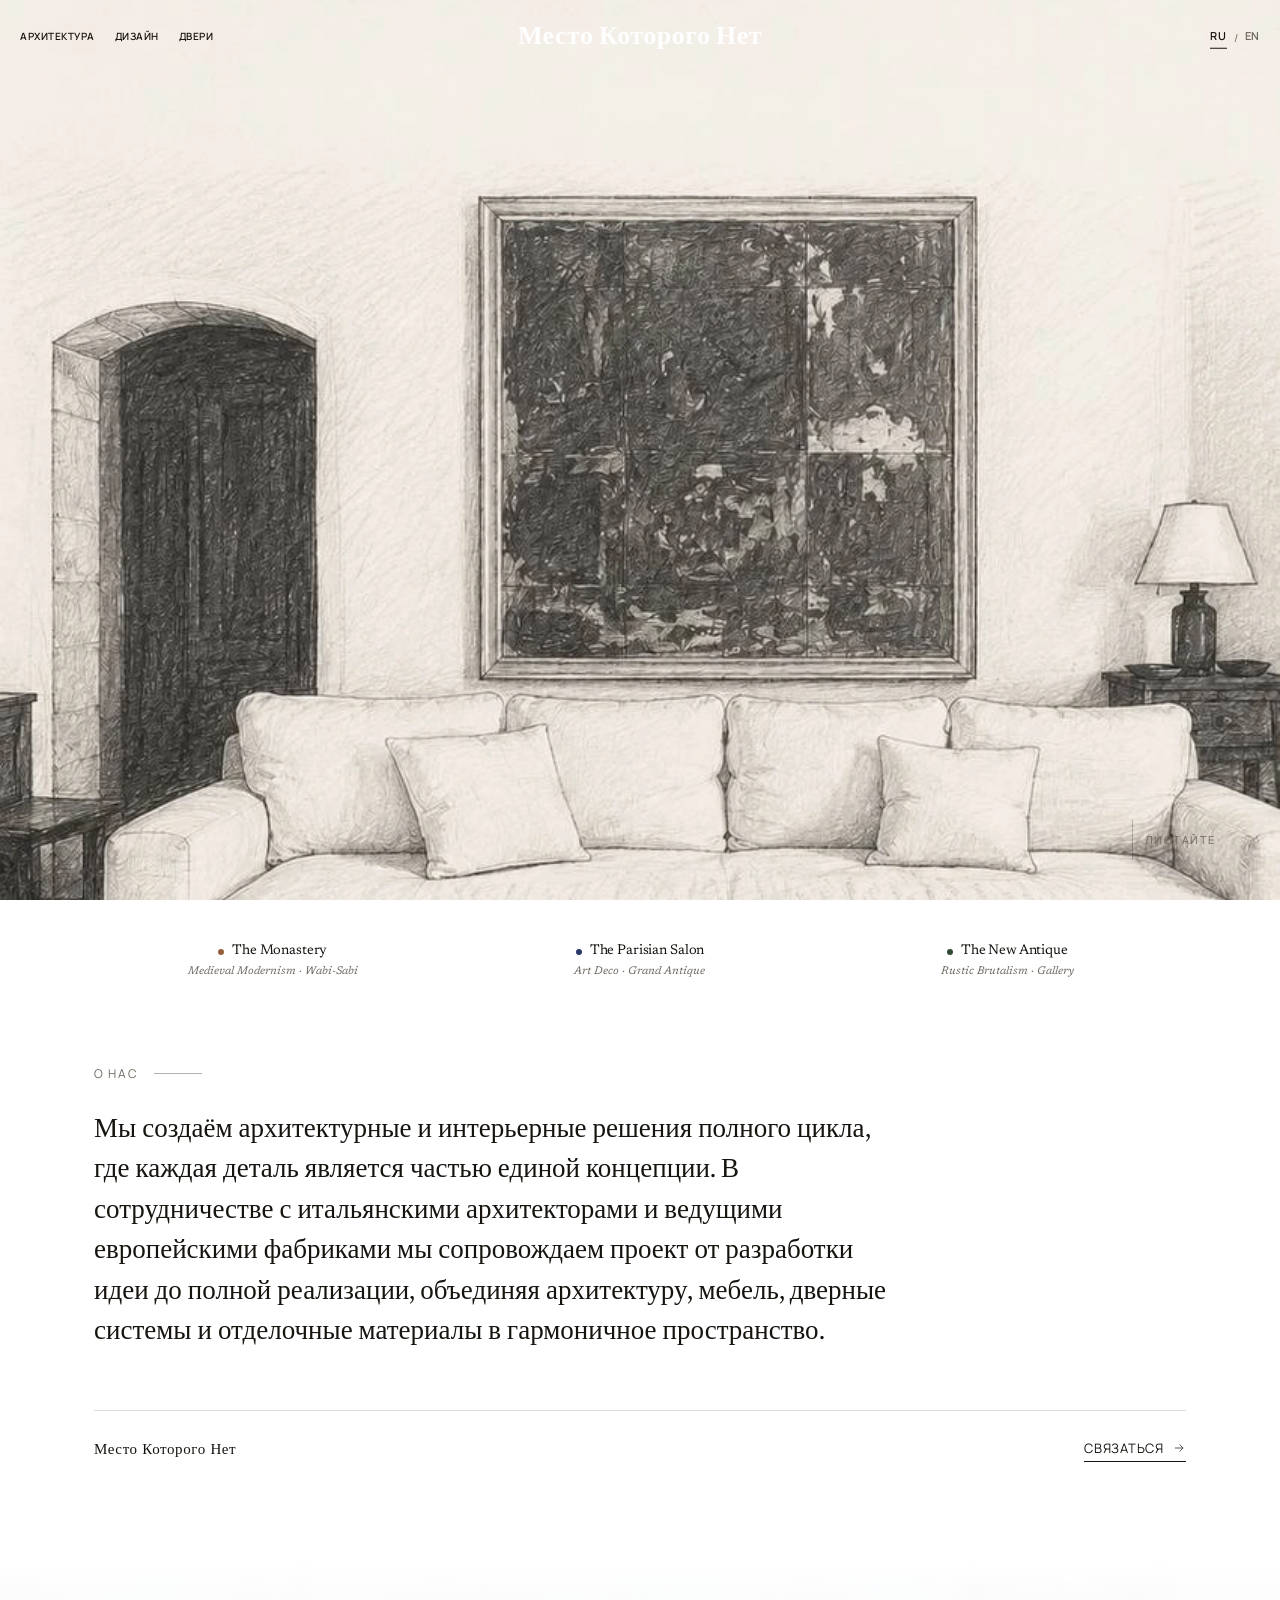
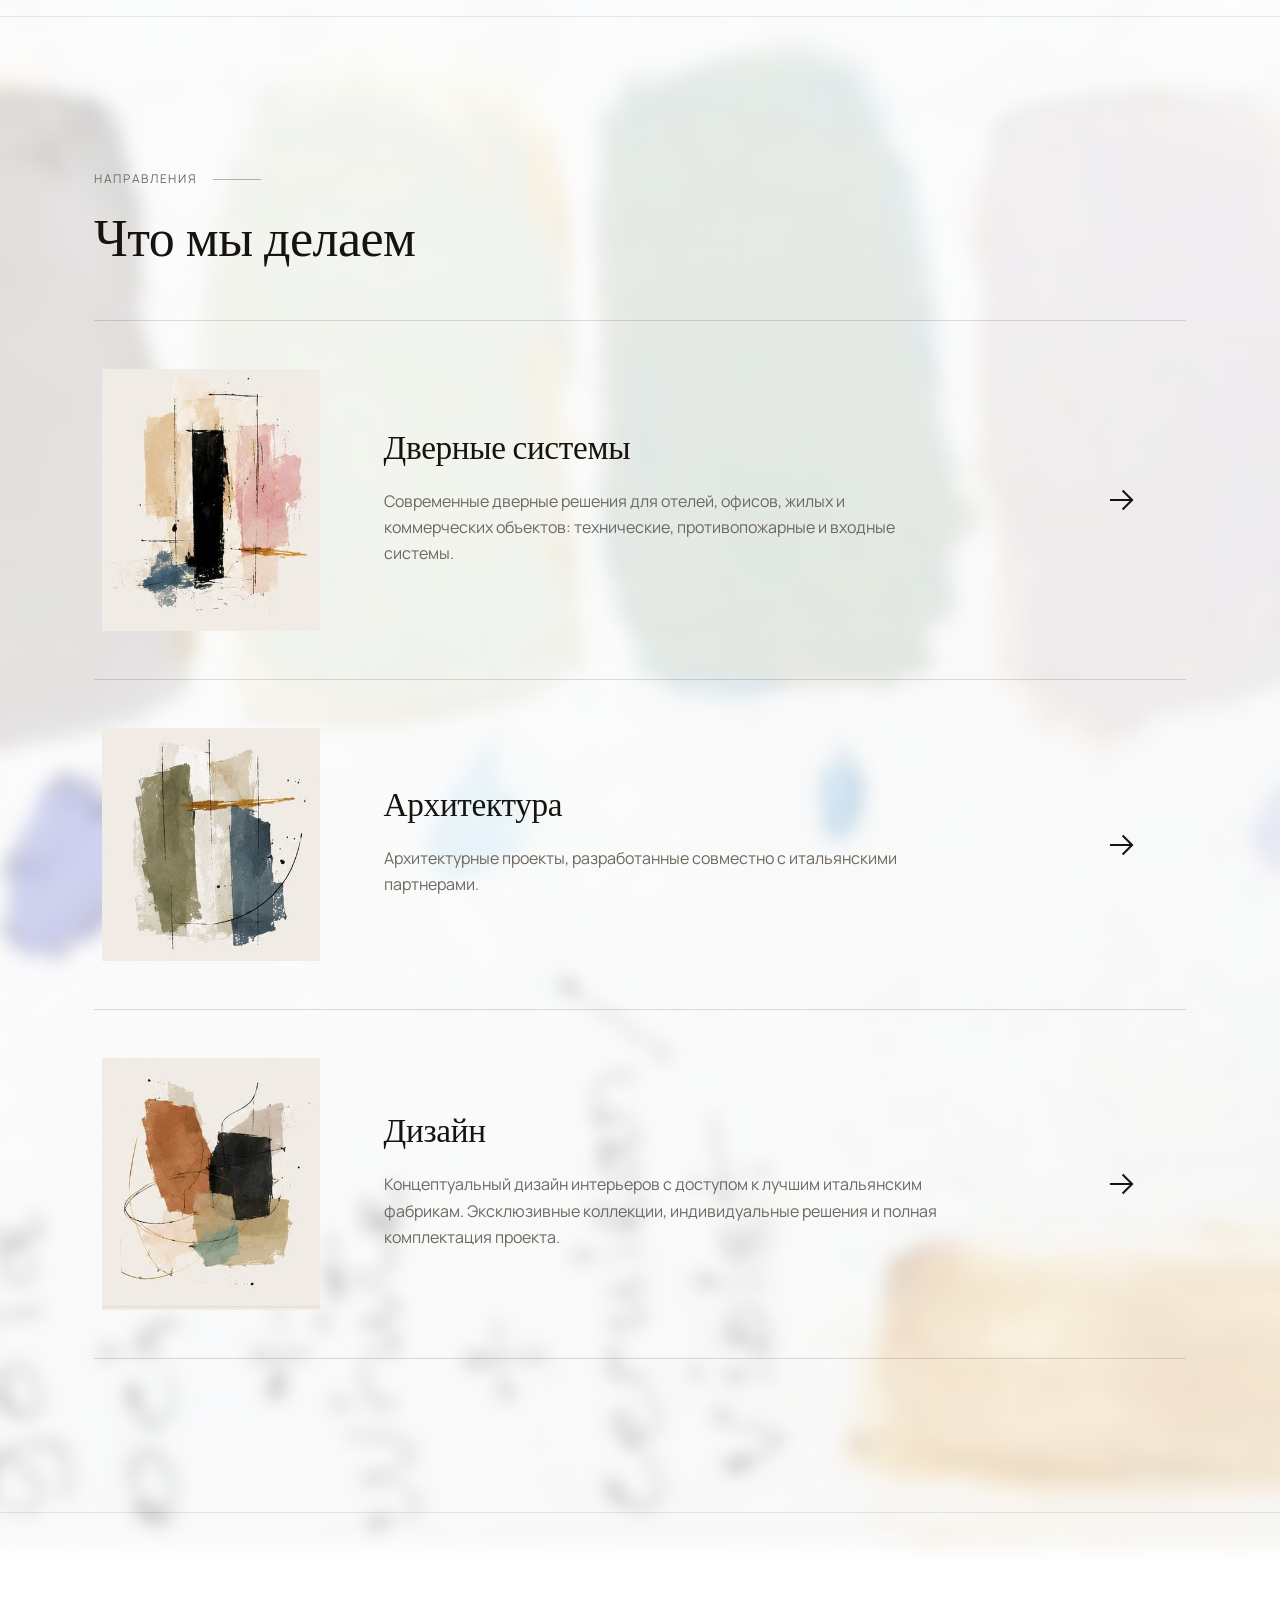
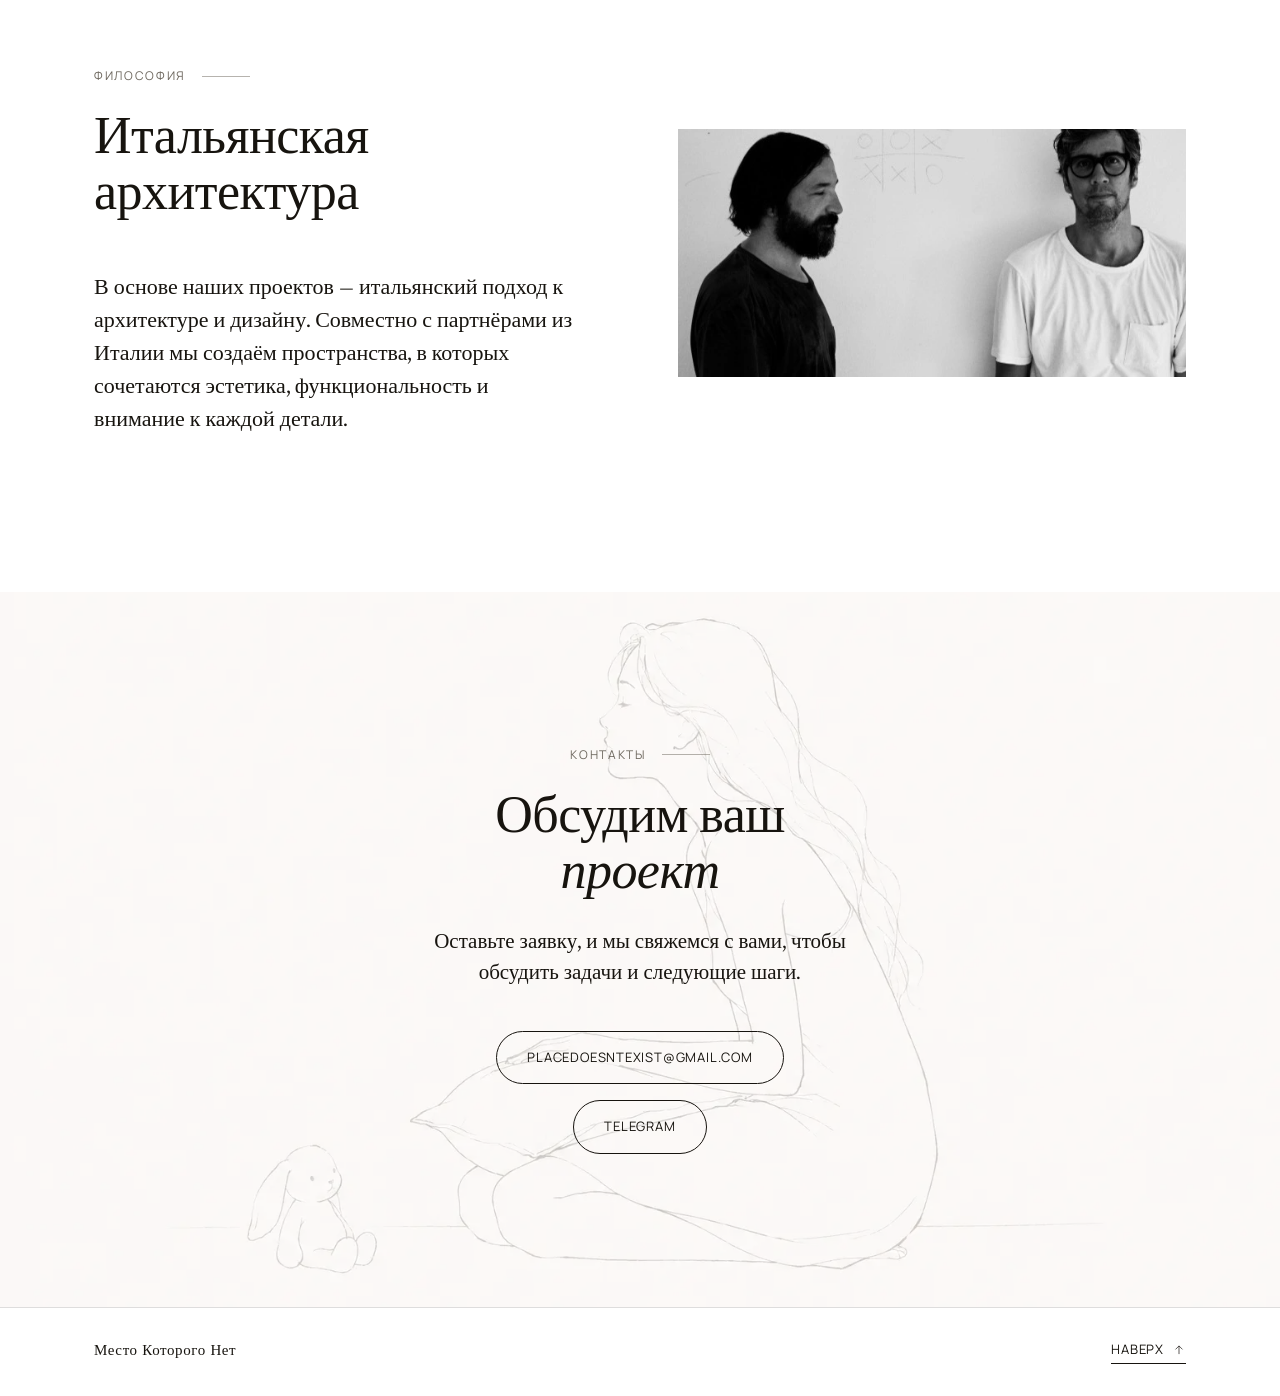
<file: index.html>
<!doctype html>
<html lang="ru">
<head>
<meta charset="UTF-8" />
<meta name="viewport" content="width=device-width, initial-scale=1.0" />
<title data-i18n="meta.title">Место Которого Нет — Архитектура и интерьер полного цикла</title>
<meta name="description" data-i18n="meta.description" content="Архитектурные и интерьерные решения полного цикла: дверные системы, стеновые панели, мебель. Итальянский подход к дизайну." />
<link rel="preconnect" href="https://fonts.googleapis.com" />
<link rel="preconnect" href="https://fonts.gstatic.com" crossorigin />
<link href="https://fonts.googleapis.com/css2?family=Newsreader:ital,opsz,wght@0,6..72,300;0,6..72,400;0,6..72,500;0,6..72,700;1,6..72,400;1,6..72,500&family=Manrope:wght@300;400;500;600&display=swap" rel="stylesheet" />
<link rel="stylesheet" href="css/style.css?v=20260711a" />
</head>
<body>

<div class="noise"></div>

<header class="site-header" id="header">
  <div class="header-bar">
    <nav class="nav-inline">
      <a href="#about" class="nav-link" data-menu="architecture" data-i18n="nav.architecture">Архитектура</a>
      <a href="#directions" class="nav-link" data-i18n="nav.design">Дизайн</a>
      <a href="#doors" class="nav-link" data-menu="doors" data-i18n="nav.doors">Двери</a>
    </nav>

    <div class="lang-switch" id="langSwitch">
      <button type="button" class="lang-btn is-active" data-lang="ru">RU</button>
      <span class="lang-sep">/</span>
      <button type="button" class="lang-btn" data-lang="en">EN</button>
    </div>

    <div class="container header-inner">
      <button class="burger" id="burger" aria-label="Открыть меню" aria-expanded="false" data-i18n-attr="burger.label">
        <span></span><span></span><span></span>
      </button>

      <a href="#top" class="logo" data-i18n="brand">Место Которого Нет</a>
    </div>
  </div>

  <div class="nav-subrow" id="navSubrow">
    <div class="nav-submenu" data-menu="architecture">
      <a href="fargo.html">Fargo</a>
    </div>
    <div class="nav-submenu" data-menu="doors">
      <a href="viani.html">Viani Porte</a>
    </div>
  </div>
</header>

<nav class="nav-overlay" id="nav">
  <ul>
    <li>
      <a href="fargo.html" data-i18n="nav.architecture">Архитектура</a>
      <a href="fargo.html" class="nav-overlay-sub">Fargo</a>
    </li>
    <li>
      <a href="#directions" data-i18n="nav.design">Дизайн</a>
    </li>
    <li>
      <a href="viani.html" data-i18n="nav.doors">Двери</a>
      <a href="viani.html" class="nav-overlay-sub">Viani Porte</a>
    </li>
  </ul>
  <p class="nav-overlay-foot" data-i18n="brand">Место Которого Нет</p>
</nav>

<main id="top">

  <!-- HERO -->
  <section class="hero">
    <picture class="hero-photo">
      <source media="(max-width: 720px)" srcset="content/mainmob.webp" />
      <img src="content/maindesktop.webp" alt="Интерьер — референс проекта" />
    </picture>
    <div class="hero-scroll">
      <span></span>
      <p data-i18n="hero.scroll">Листайте</p>
    </div>
  </section>

  <!-- STYLES (brand style names — always English, not translated) -->
  <section class="styles">
    <div class="container styles-row">
      <article class="style-card reveal">
        <div class="style-title-row">
          <span class="style-dot style-dot-1"></span>
          <h3>The Monastery</h3>
        </div>
        <p>Medieval Modernism · Wabi-Sabi</p>
      </article>
      <article class="style-card reveal">
        <div class="style-title-row">
          <span class="style-dot style-dot-2"></span>
          <h3>The Parisian Salon</h3>
        </div>
        <p>Art Deco · Grand Antique</p>
      </article>
      <article class="style-card reveal">
        <div class="style-title-row">
          <span class="style-dot style-dot-3"></span>
          <h3>The New Antique</h3>
        </div>
        <p>Rustic Brutalism · Gallery</p>
      </article>
    </div>
  </section>

  <!-- ABOUT -->
  <section class="about" id="about">
    <div class="container">
      <div class="eyebrow-row reveal">
        <span data-i18n="about.eyebrow">О нас</span>
        <span class="eyebrow-line"></span>
      </div>

      <p class="about-text reveal" data-i18n="about.text">
        Мы создаём архитектурные и интерьерные решения полного цикла, где
        каждая деталь является частью единой концепции. В сотрудничестве с
        итальянскими архитекторами и ведущими европейскими фабриками мы
        сопровождаем проект от разработки идеи до полной реализации,
        объединяя архитектуру, мебель, дверные системы и отделочные
        материалы в гармоничное пространство.
      </p>

      <div class="meta-row reveal">
        <div class="meta-brand">
          <span data-i18n="brand">Место Которого Нет</span>
        </div>
        <a href="#contacts" class="meta-link">
          <span data-i18n="about.contactLink">Связаться</span>
          <svg viewBox="0 0 24 24" fill="none" aria-hidden="true"><path d="M5 12h14M13 6l6 6-6 6" stroke="currentColor" stroke-width="1.2"/></svg>
        </a>
      </div>
    </div>
  </section>

  <!-- DIRECTIONS -->
  <section class="directions" id="directions">
    <div class="container">
      <div class="eyebrow-row reveal">
        <span data-i18n="directions.eyebrow">Направления</span>
        <span class="eyebrow-line"></span>
      </div>
      <h2 class="reveal" data-i18n="directions.heading">Что мы делаем</h2>

      <div class="cards">
        <a class="card reveal" id="doors" href="viani.html">
          <div class="card-art"><img src="content/1.jpg" alt="" /></div>
          <div class="card-body">
            <h3 data-i18n="directions.doors.title">Дверные системы</h3>
            <p data-i18n="directions.doors.text">Современные дверные решения для отелей, офисов, жилых и
              коммерческих объектов: технические, противопожарные и входные
              системы.</p>
          </div>
          <span class="card-arrow" aria-hidden="true">
            <svg viewBox="0 0 24 24" fill="none"><path d="M5 12h14M13 6l6 6-6 6" stroke="currentColor" stroke-width="1.3"/></svg>
          </span>
        </a>

        <a class="card reveal" href="fargo.html">
          <div class="card-art"><img src="content/2.jpg" alt="" /></div>
          <div class="card-body">
            <h3 data-i18n="directions.panels.title">Архитектура</h3>
            <p data-i18n="directions.panels.text">Архитектурные проекты, разработанные совместно с итальянскими партнерами.</p>
          </div>
          <span class="card-arrow" aria-hidden="true">
            <svg viewBox="0 0 24 24" fill="none"><path d="M5 12h14M13 6l6 6-6 6" stroke="currentColor" stroke-width="1.3"/></svg>
          </span>
        </a>

        <article class="card reveal">
          <div class="card-art"><img src="content/3.jpg" alt="" /></div>
          <div class="card-body">
            <h3 data-i18n="directions.furniture.title">Дизайн</h3>
            <p data-i18n="directions.furniture.text">Концептуальный дизайн интерьеров с доступом к лучшим итальянским фабрикам. Эксклюзивные коллекции, индивидуальные решения и полная комплектация проекта.</p>
          </div>
          <span class="card-arrow" aria-hidden="true">
            <svg viewBox="0 0 24 24" fill="none"><path d="M5 12h14M13 6l6 6-6 6" stroke="currentColor" stroke-width="1.3"/></svg>
          </span>
        </article>
      </div>
    </div>
  </section>

  <!-- ITALY -->
  <section class="italy" id="italy">
    <div class="container italy-grid">
      <div class="italy-visual reveal">
        <img src="content/oni.webp" alt="Основатели студии" />
      </div>
      <div class="italy-text">
        <div class="eyebrow-row reveal">
          <span data-i18n="italy.eyebrow">Философия</span>
          <span class="eyebrow-line"></span>
        </div>
        <h2 class="reveal" data-i18n="italy.heading">Итальянская архитектура</h2>
        <p class="reveal" data-i18n="italy.text">
          В основе наших проектов — итальянский подход к архитектуре и
          дизайну. Совместно с партнёрами из Италии мы создаём пространства,
          в которых сочетаются эстетика, функциональность и внимание к
          каждой детали.
        </p>
      </div>
    </div>
  </section>

  <!-- CONTACT -->
  <section class="contact" id="contacts">
    <div class="container">
      <div class="eyebrow-row reveal center">
        <span data-i18n="contact.eyebrow">Контакты</span>
        <span class="eyebrow-line"></span>
      </div>
      <h2 class="reveal" data-i18n="contact.heading">Обсудим ваш<br /><em>проект</em></h2>
      <p class="reveal contact-sub" data-i18n="contact.sub">
        Оставьте заявку, и мы свяжемся с вами, чтобы обсудить задачи и
        следующие шаги.
      </p>
      <div class="contact-buttons">
        <a href="mailto:placedoesntexist@gmail.com" class="btn reveal">placedoesntexist@gmail.com</a>
        <a href="https://t.me/placedoesntexistt" class="btn reveal" target="_blank" rel="noopener">Telegram</a>
      </div>
    </div>
  </section>

</main>

<footer class="site-footer">
  <div class="container meta-row">
    <div class="meta-brand">
      <span data-i18n="brand">Место Которого Нет</span>
    </div>
    <a href="#top" class="meta-link">
      <span data-i18n="footer.top">Наверх</span>
      <svg viewBox="0 0 24 24" fill="none" aria-hidden="true"><path d="M12 19V5M6 11l6-6 6 6" stroke="currentColor" stroke-width="1.2"/></svg>
    </a>
  </div>
</footer>

<script src="js/i18n.js?v=20260709c"></script>
<script src="js/main.js?v=20260709c"></script>
</body>
</html>
</file>
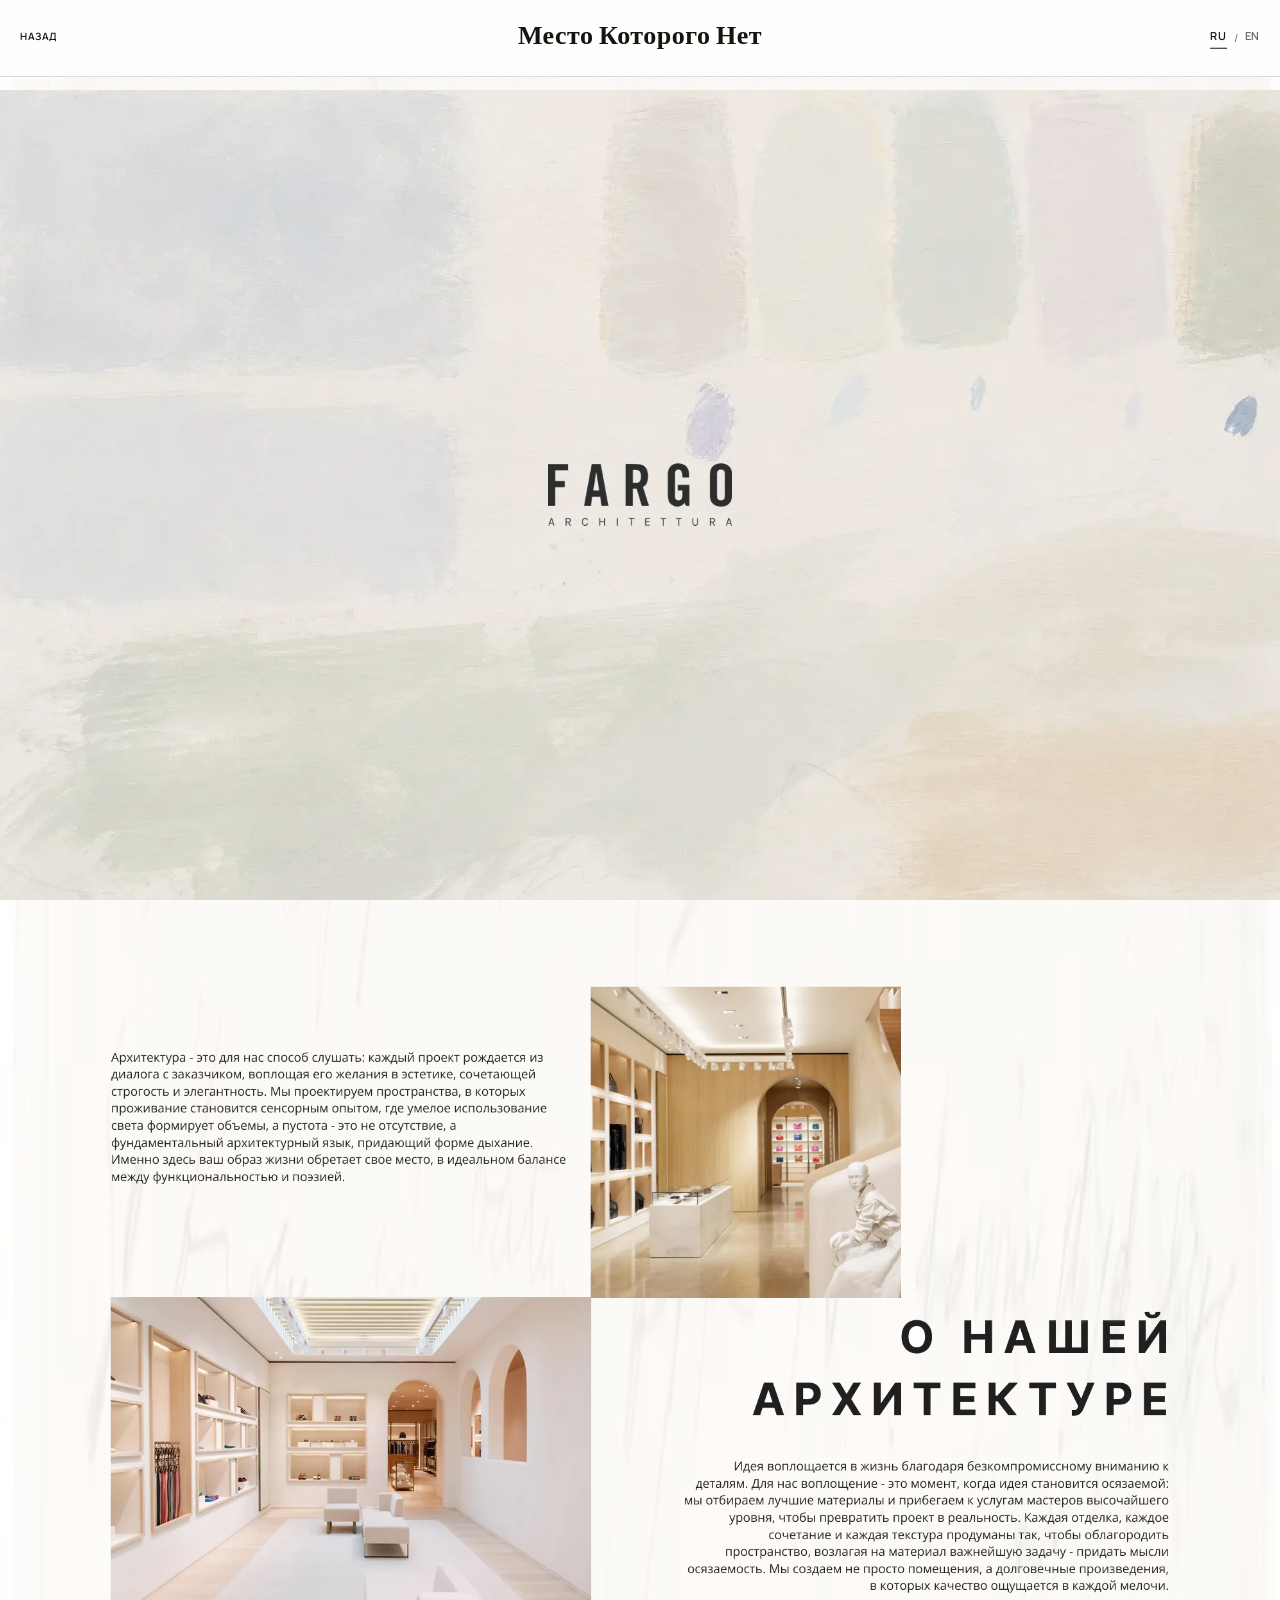
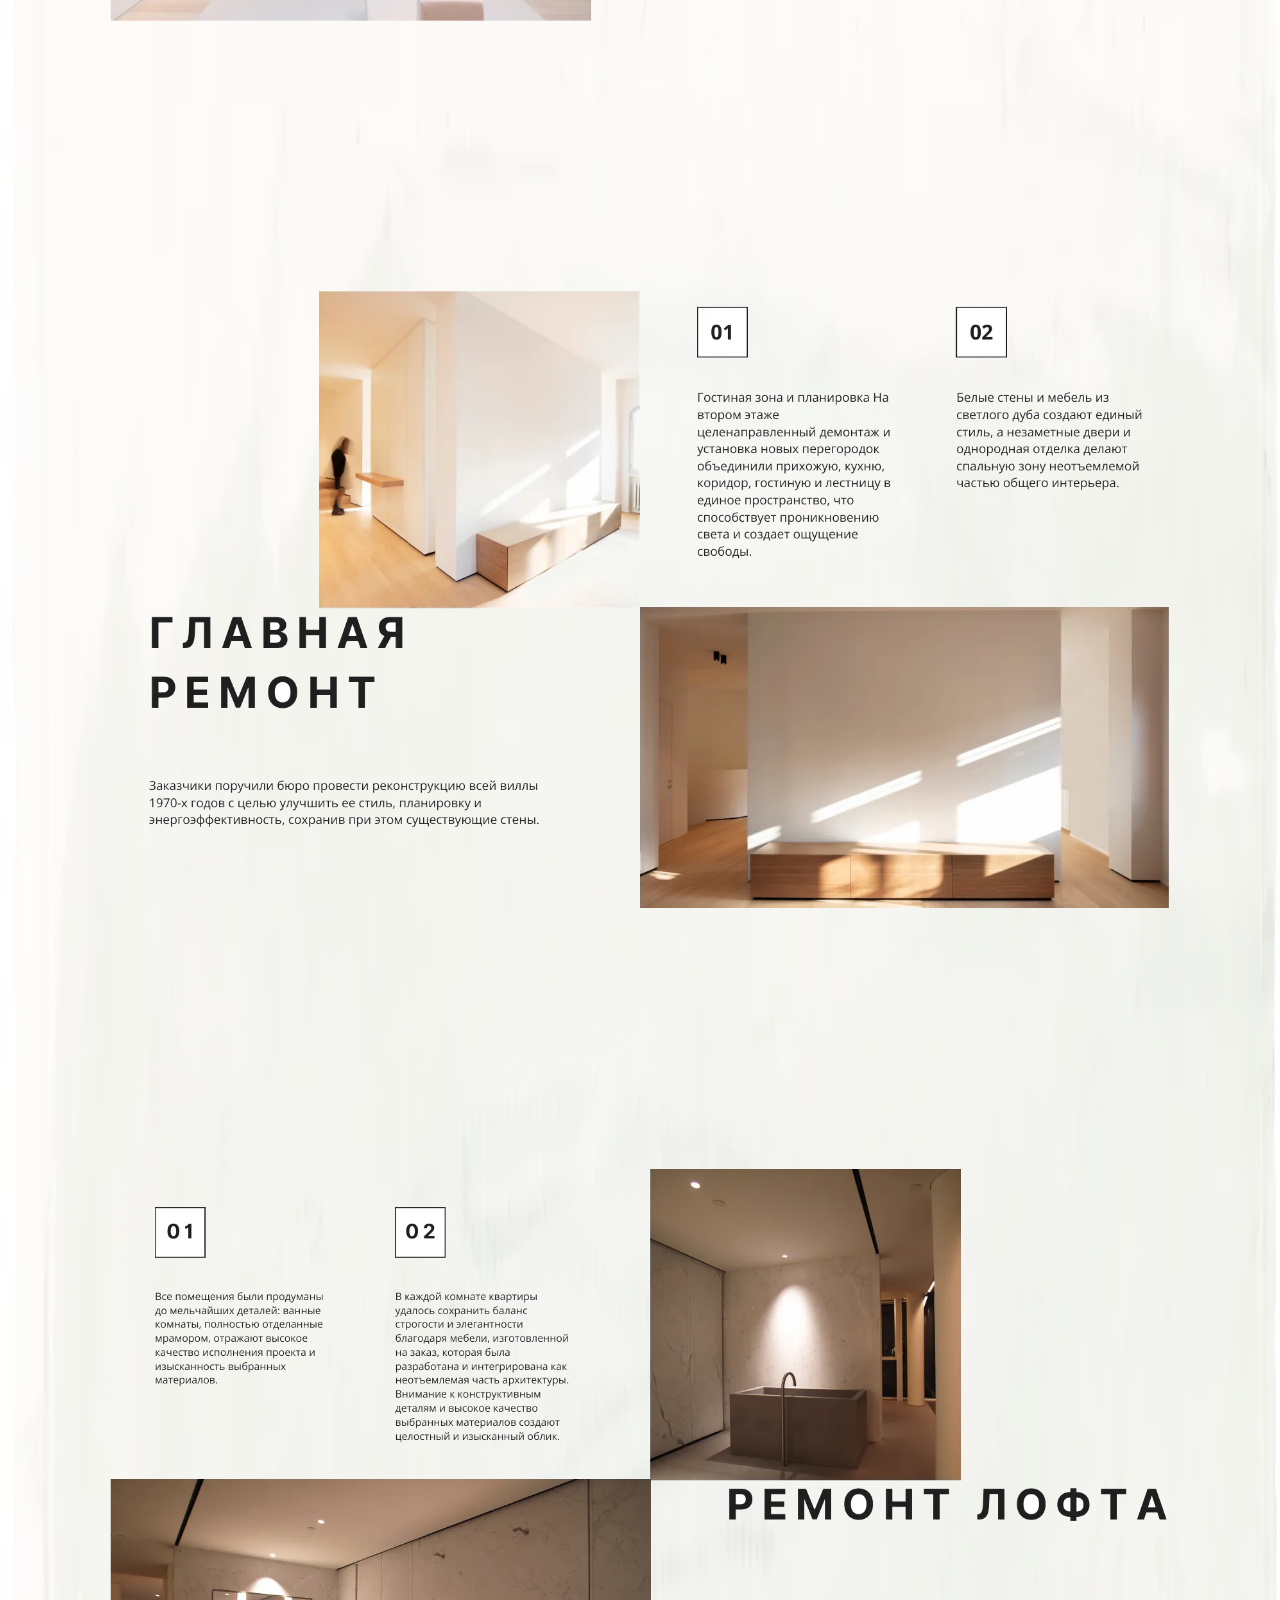
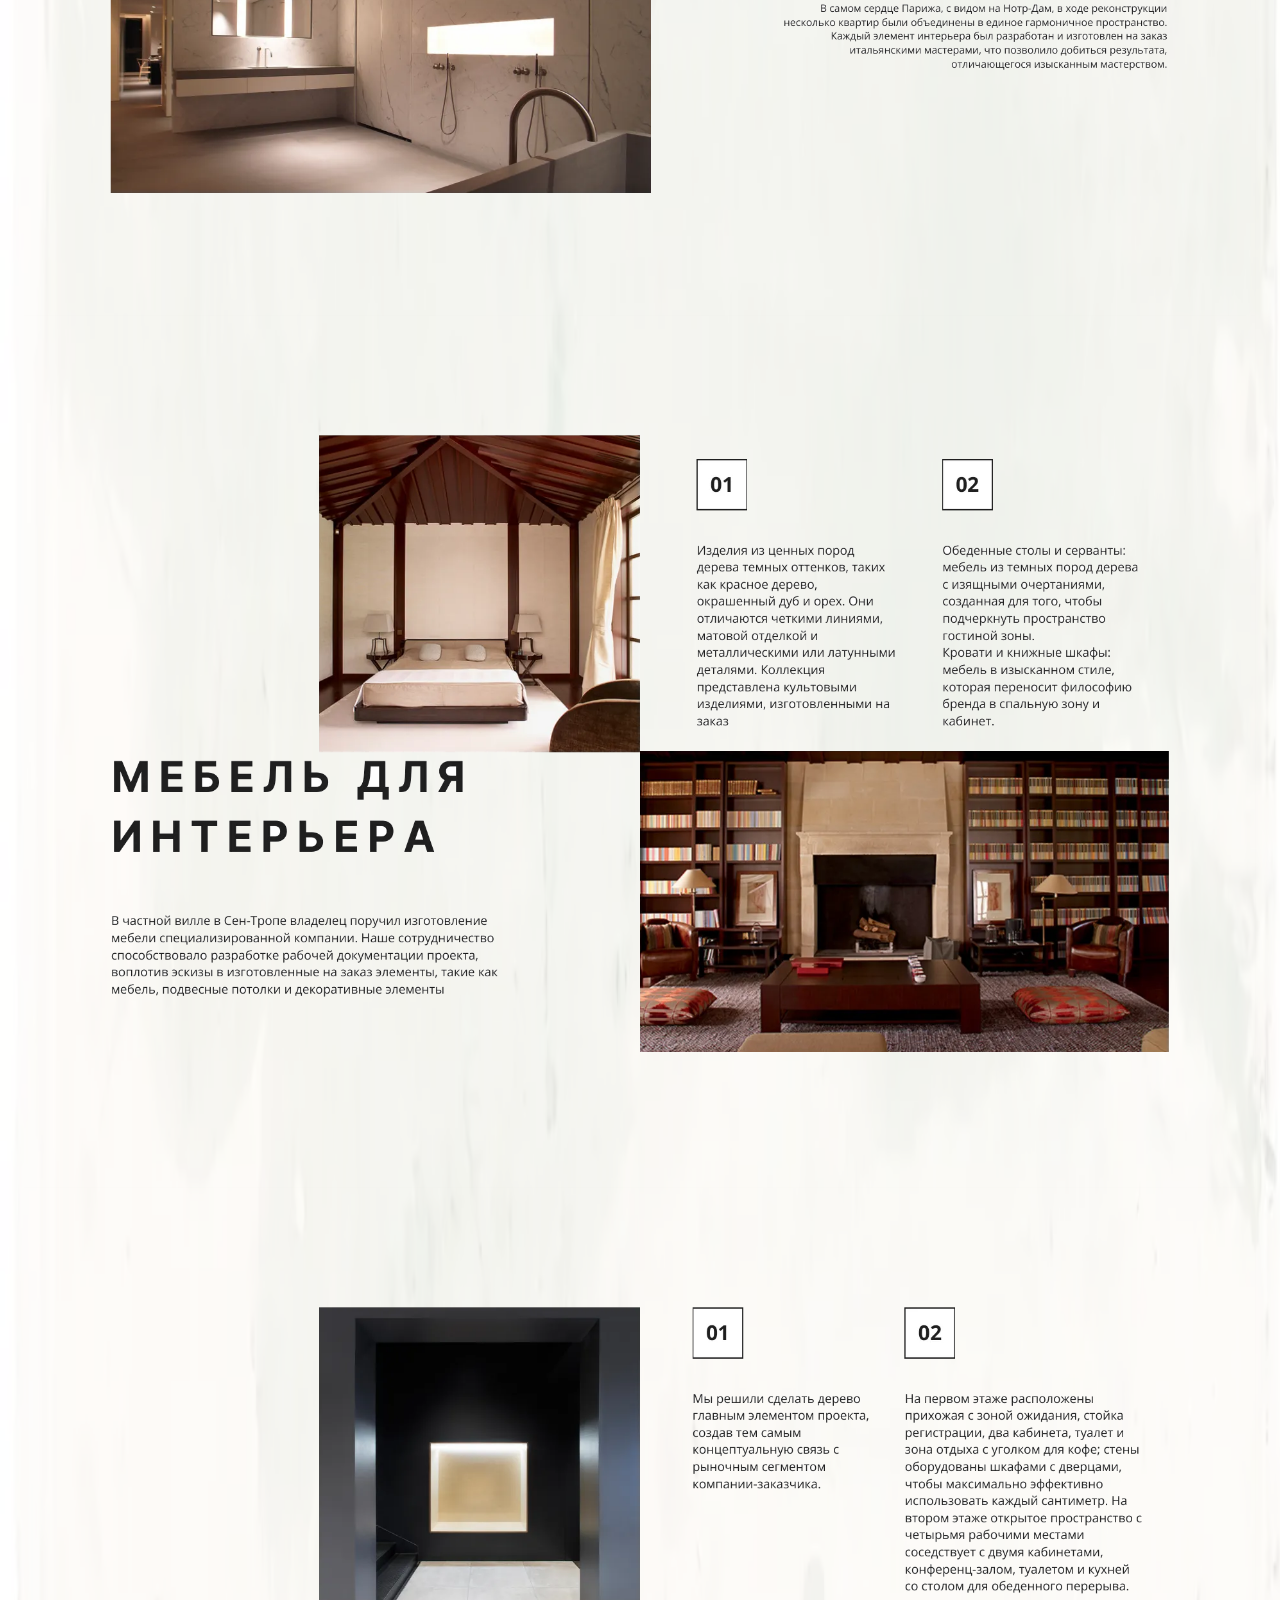
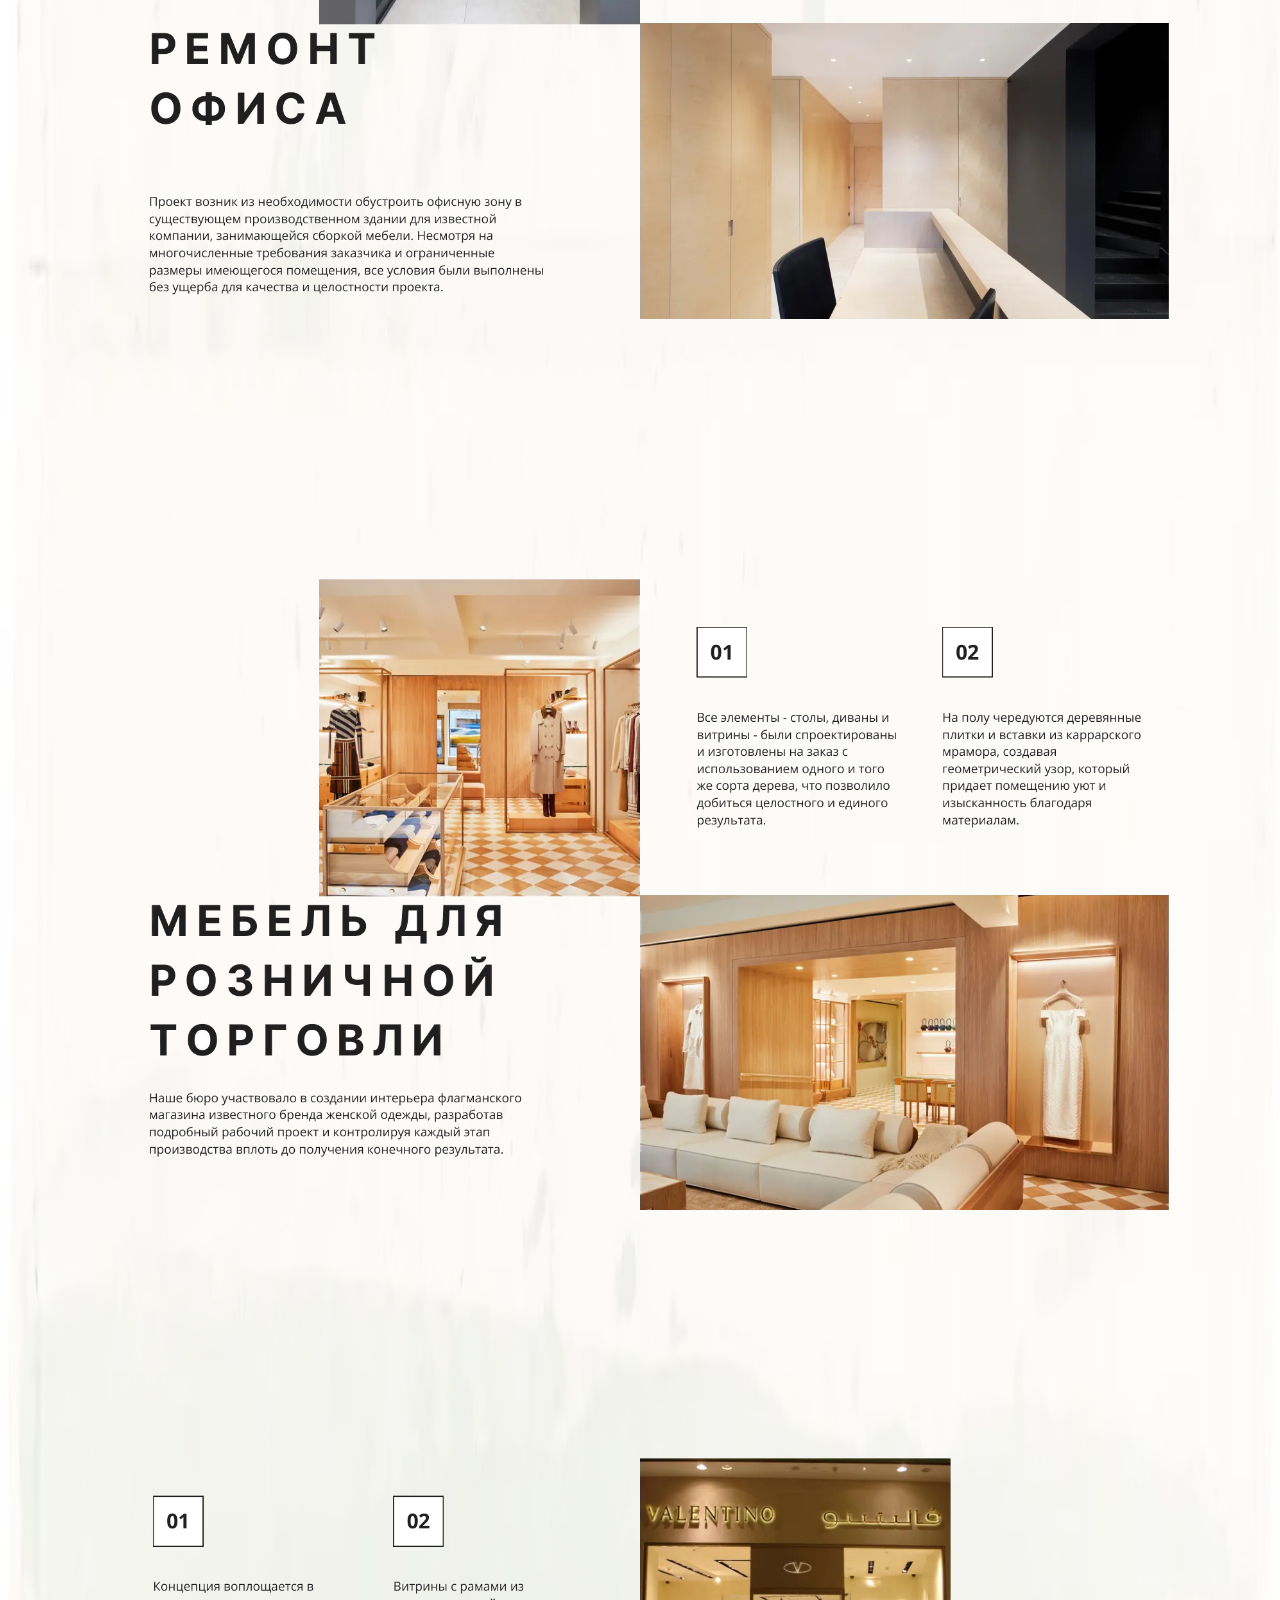
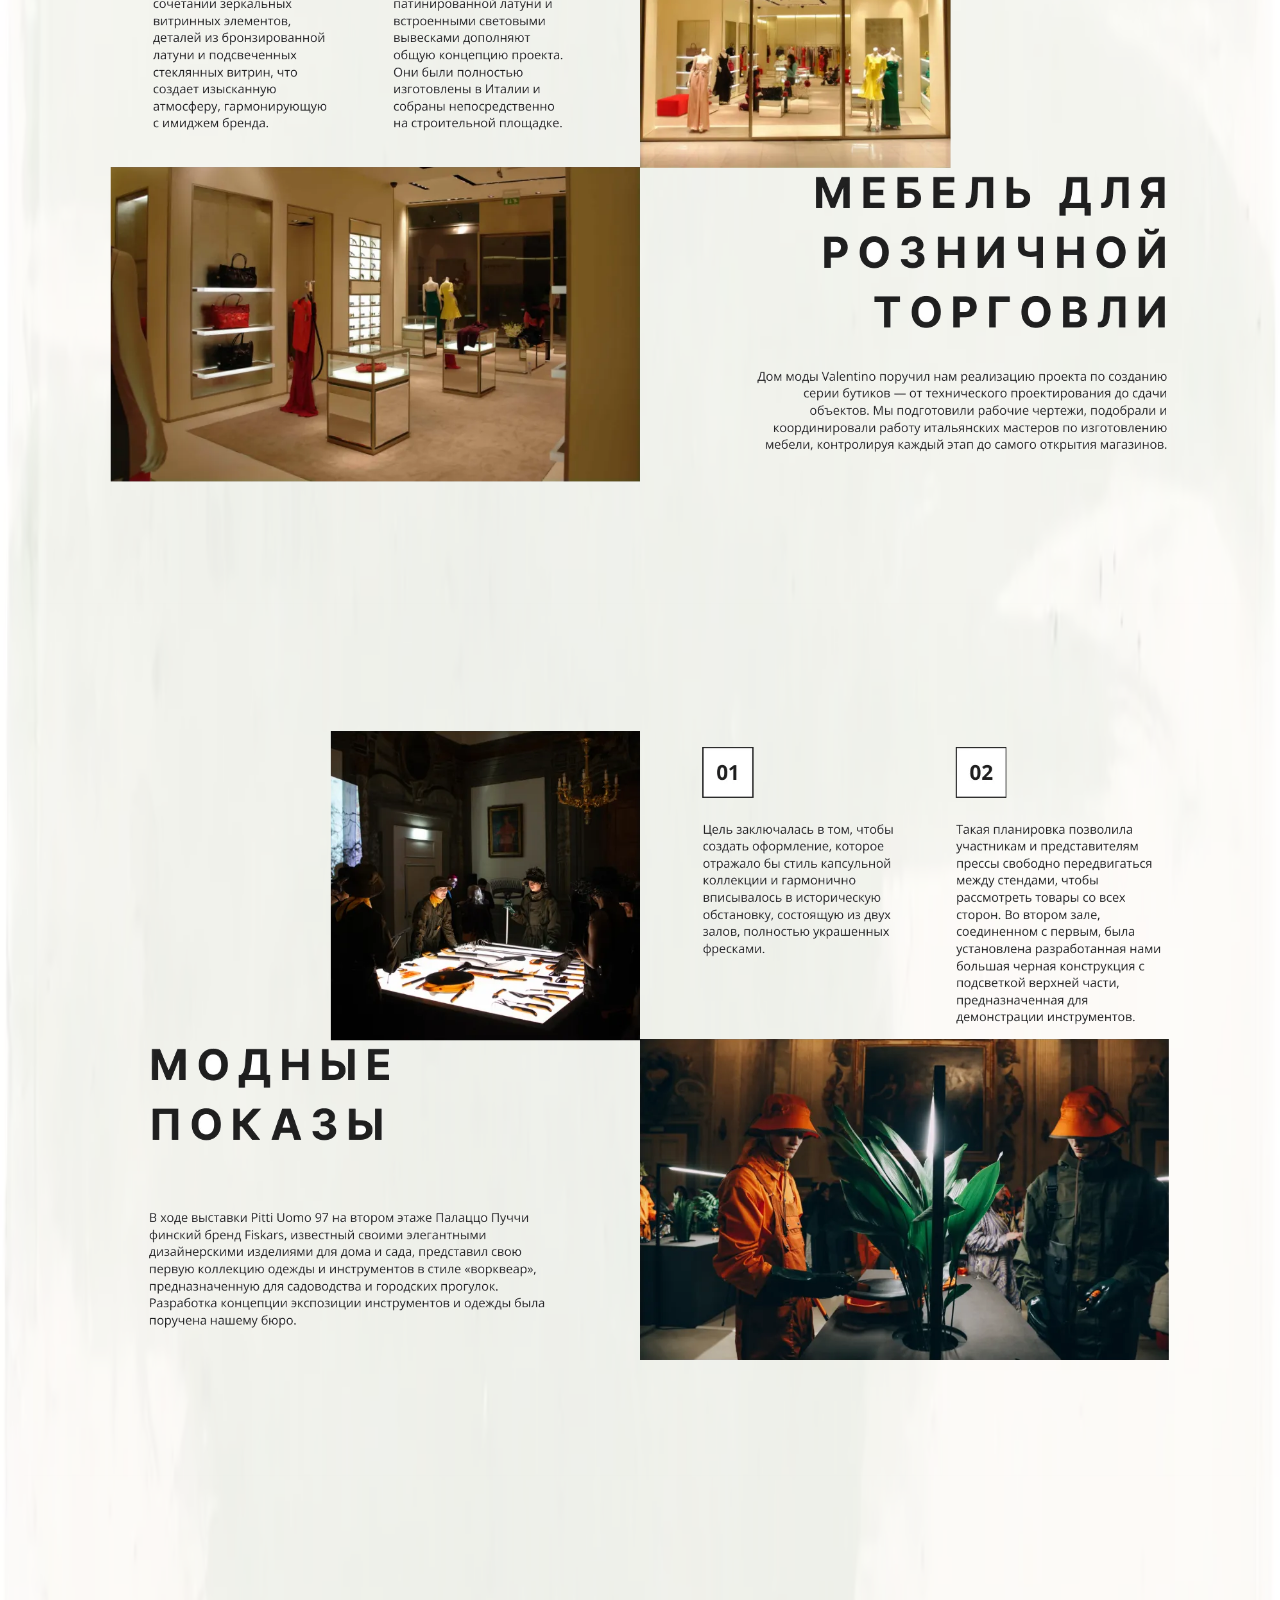
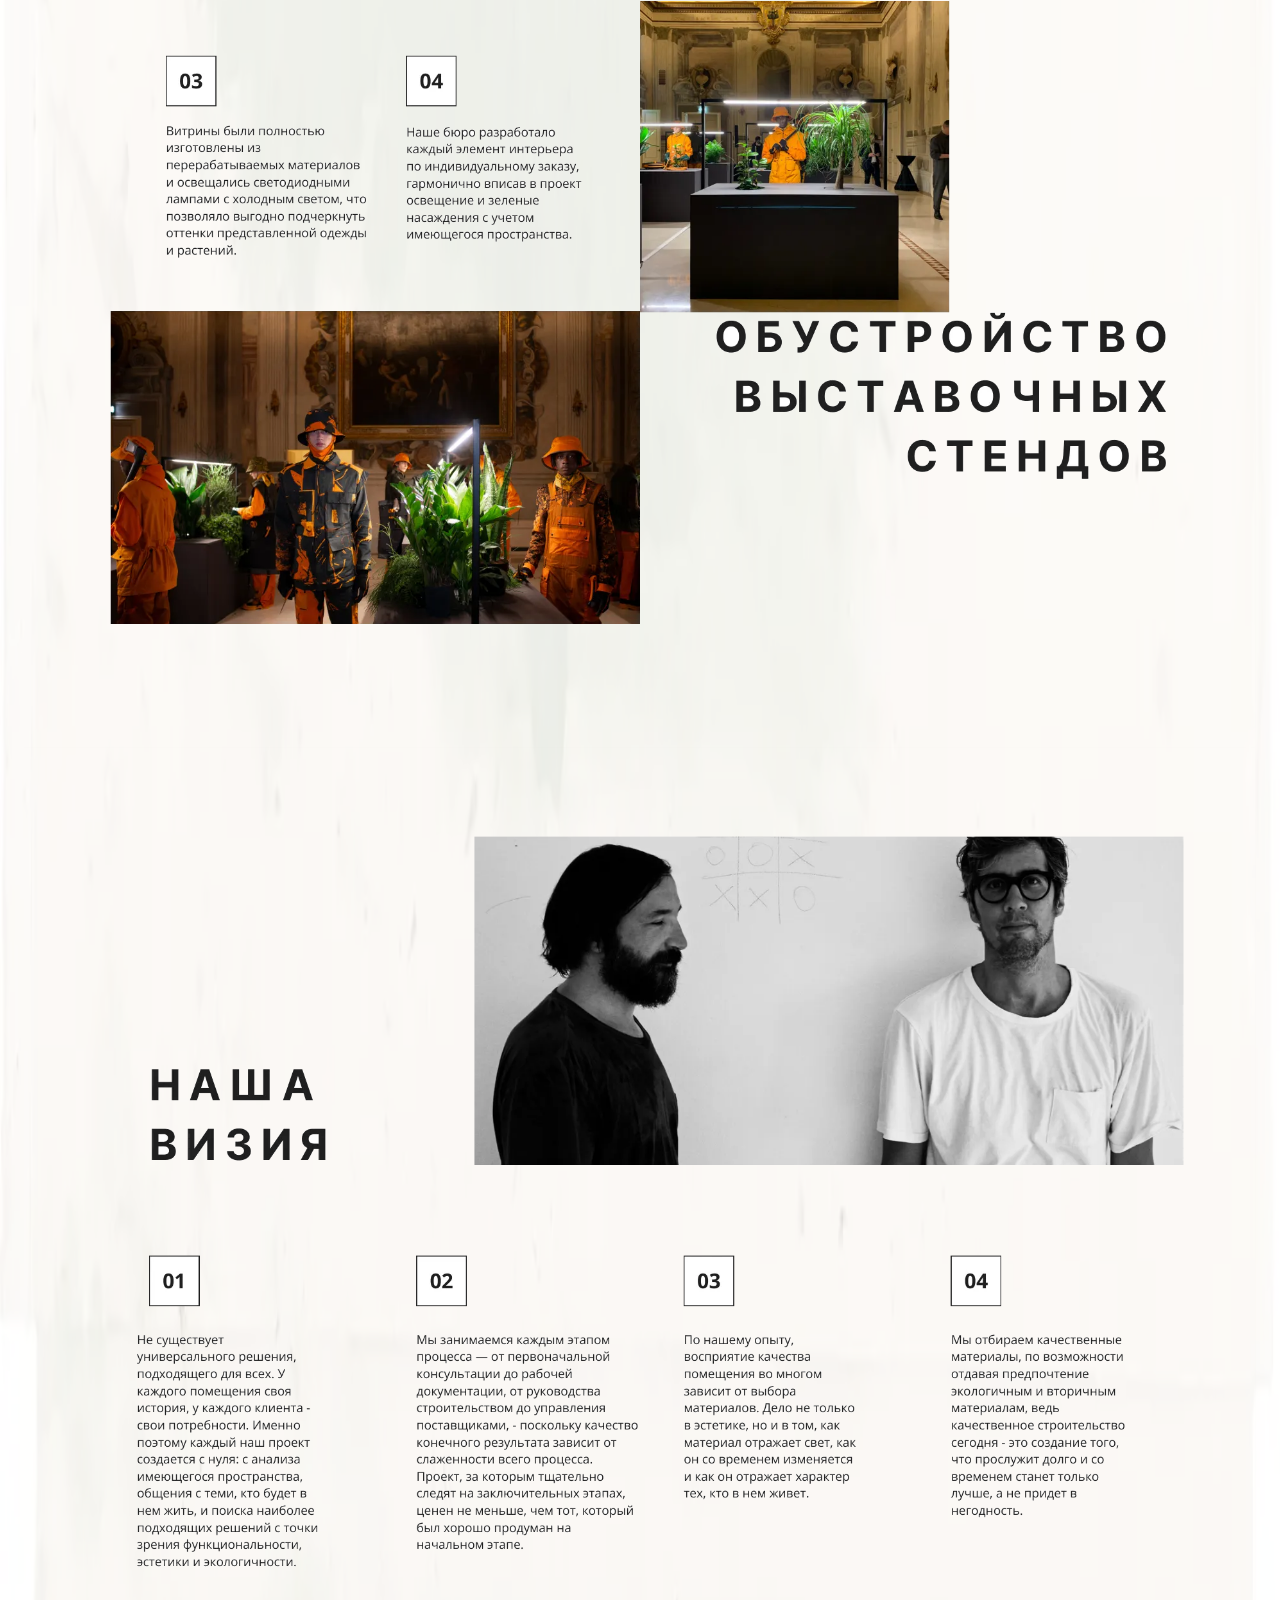
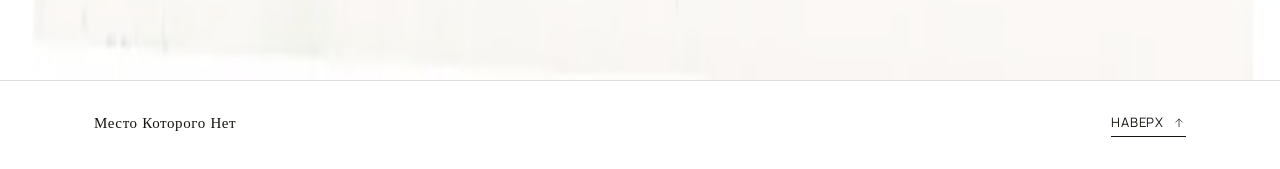
<file: fargo.html>
<!doctype html>
<html lang="ru">
<head>
<meta charset="UTF-8" />
<meta name="viewport" content="width=device-width, initial-scale=1.0" />
<title data-i18n="fargo.title">Fargo — Место Которого Нет</title>
<meta name="description" content="Fargo — портфолио. Place Doesn't Exist." />
<link rel="preconnect" href="https://fonts.googleapis.com" />
<link rel="preconnect" href="https://fonts.gstatic.com" crossorigin />
<link href="https://fonts.googleapis.com/css2?family=Newsreader:ital,opsz,wght@0,6..72,300;0,6..72,400;0,6..72,500;0,6..72,700;1,6..72,400;1,6..72,500&family=Manrope:wght@400;500;600&display=swap" rel="stylesheet" />
<link rel="stylesheet" href="css/style.css?v=20260709c" />
</head>
<body>

<div class="noise"></div>

<header class="site-header site-header--solid" id="header">
  <div class="header-bar">
    <nav class="nav-inline">
      <a href="index.html" class="nav-link" data-i18n="fargo.back">Назад</a>
    </nav>

    <div class="lang-switch" id="langSwitch">
      <button type="button" class="lang-btn is-active" data-lang="ru">RU</button>
      <span class="lang-sep">/</span>
      <button type="button" class="lang-btn" data-lang="en">EN</button>
    </div>

    <div class="container header-inner">
      <a href="index.html" class="logo" data-i18n="brand">Место Которого Нет</a>
    </div>
  </div>
</header>

<main class="fargo-main" id="top">
  <div class="fargo-spots" aria-hidden="true">
    <img src="content/fargoback1.webp" alt="" />
  </div>

  <div class="fargo-set" data-lang-set="ru">
    <img src="content/fargo/ru/page-01.webp" alt="Fargo — страница 1" />
    <img src="content/fargo/ru/page-02.webp" alt="Fargo — страница 2" loading="lazy" />
    <img src="content/fargo/ru/page-03.webp" alt="Fargo — страница 3" loading="lazy" />
    <img src="content/fargo/ru/page-04.webp" alt="Fargo — страница 4" loading="lazy" />
    <img src="content/fargo/ru/page-05.webp" alt="Fargo — страница 5" loading="lazy" />
    <img src="content/fargo/ru/page-06.webp" alt="Fargo — страница 6" loading="lazy" />
    <img src="content/fargo/ru/page-07.webp" alt="Fargo — страница 7" loading="lazy" />
    <img src="content/fargo/ru/page-08.webp" alt="Fargo — страница 8" loading="lazy" />
    <img src="content/fargo/ru/page-09.webp" alt="Fargo — страница 9" loading="lazy" />
    <img src="content/fargo/ru/page-10.webp" alt="Fargo — страница 10" loading="lazy" />
    <img src="content/fargo/ru/page-11.webp" alt="Fargo — страница 11" loading="lazy" />
  </div>

  <div class="fargo-set" data-lang-set="en">
    <img src="content/fargo/en/page-01.webp" alt="Fargo — page 1" />
    <img src="content/fargo/en/page-02.webp" alt="Fargo — page 2" loading="lazy" />
    <img src="content/fargo/en/page-03.webp" alt="Fargo — page 3" loading="lazy" />
    <img src="content/fargo/en/page-04.webp" alt="Fargo — page 4" loading="lazy" />
    <img src="content/fargo/en/page-05.webp" alt="Fargo — page 5" loading="lazy" />
    <img src="content/fargo/en/page-06.webp" alt="Fargo — page 6" loading="lazy" />
    <img src="content/fargo/en/page-07.webp" alt="Fargo — page 7" loading="lazy" />
    <img src="content/fargo/en/page-08.webp" alt="Fargo — page 8" loading="lazy" />
    <img src="content/fargo/en/page-09.webp" alt="Fargo — page 9" loading="lazy" />
    <img src="content/fargo/en/page-10.webp" alt="Fargo — page 10" loading="lazy" />
    <img src="content/fargo/en/page-11.webp" alt="Fargo — page 11" loading="lazy" />
  </div>
</main>

<footer class="site-footer">
  <div class="container meta-row">
    <div class="meta-brand">
      <span data-i18n="brand">Место Которого Нет</span>
    </div>
    <a href="#top" class="meta-link">
      <span data-i18n="footer.top">Наверх</span>
      <svg viewBox="0 0 24 24" fill="none" aria-hidden="true"><path d="M12 19V5M6 11l6-6 6 6" stroke="currentColor" stroke-width="1.2"/></svg>
    </a>
  </div>
</footer>

<script src="js/i18n.js?v=20260709c"></script>
<script>
  (() => {
    const sets = document.querySelectorAll(".fargo-set");
    const syncSets = (lang) => {
      sets.forEach((set) => {
        set.classList.toggle("is-active", set.getAttribute("data-lang-set") === lang);
      });
    };
    document.addEventListener("langchange", (e) => syncSets(e.detail.lang));
    document.addEventListener("DOMContentLoaded", () => {
      syncSets(document.documentElement.lang || "ru");
    });
  })();
</script>
</body>
</html>
</file>
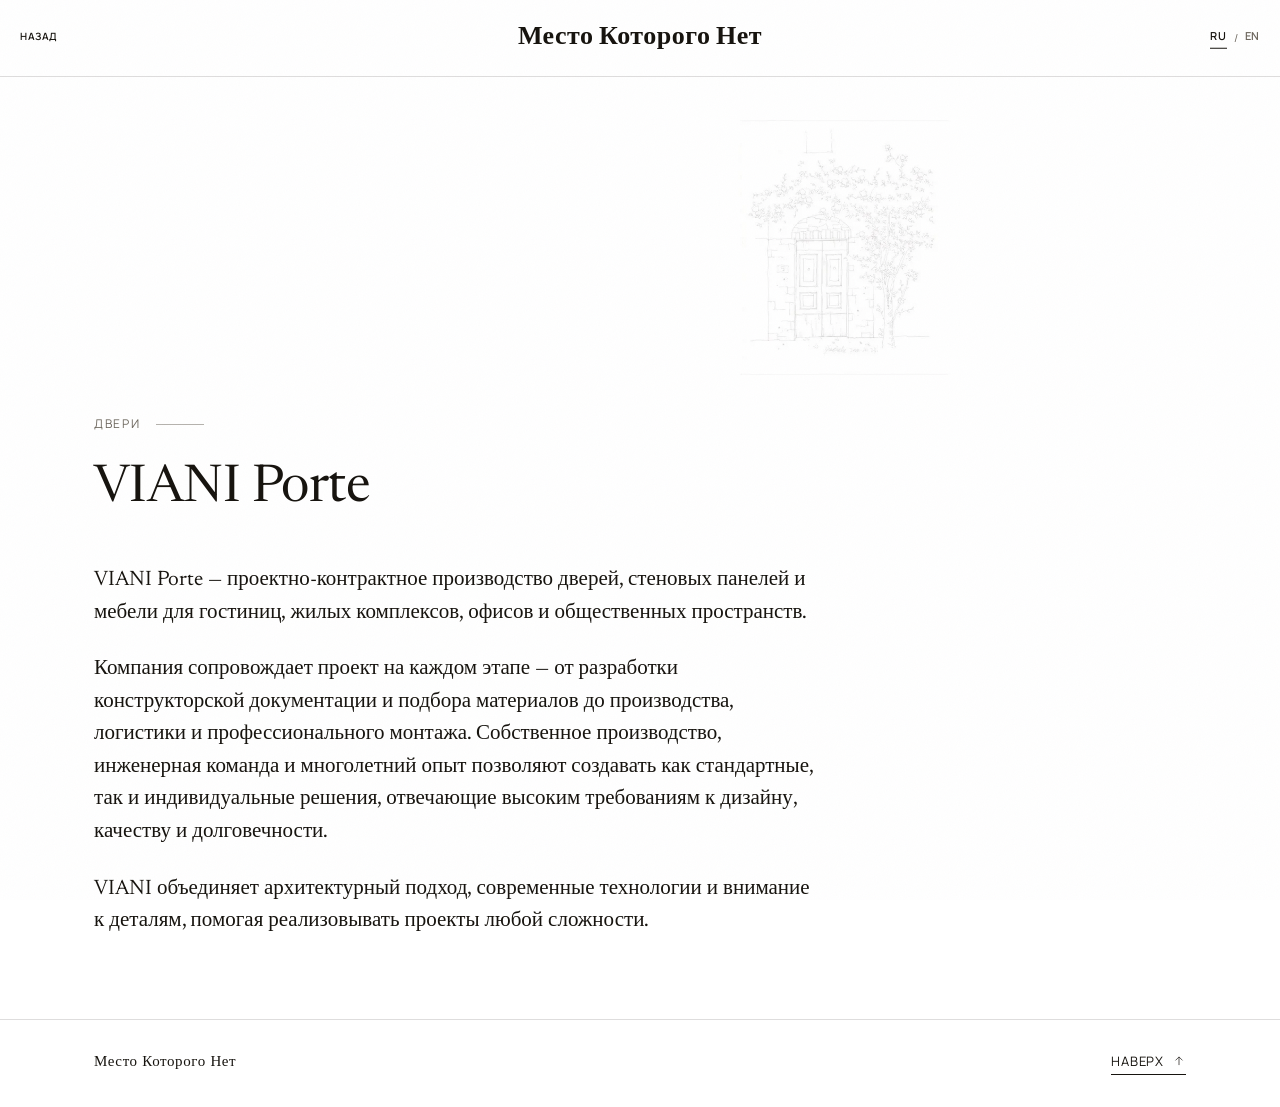
<file: viani.html>
<!doctype html>
<html lang="ru">
<head>
<meta charset="UTF-8" />
<meta name="viewport" content="width=device-width, initial-scale=1.0" />
<title data-i18n="viani.title">Viani Porte — Место Которого Нет</title>
<meta name="description" content="VIANI Porte — проектно-контрактное производство дверей, стеновых панелей и мебели." />
<link rel="preconnect" href="https://fonts.googleapis.com" />
<link rel="preconnect" href="https://fonts.gstatic.com" crossorigin />
<link href="https://fonts.googleapis.com/css2?family=Newsreader:ital,opsz,wght@0,6..72,300;0,6..72,400;0,6..72,500;0,6..72,700;1,6..72,400;1,6..72,500&family=Manrope:wght@400;500;600&display=swap" rel="stylesheet" />
<link rel="stylesheet" href="css/style.css?v=20260709c" />
</head>
<body>

<div class="noise"></div>

<header class="site-header site-header--solid" id="header">
  <div class="header-bar">
    <nav class="nav-inline">
      <a href="index.html" class="nav-link" data-i18n="fargo.back">Назад</a>
    </nav>

    <div class="lang-switch" id="langSwitch">
      <button type="button" class="lang-btn is-active" data-lang="ru">RU</button>
      <span class="lang-sep">/</span>
      <button type="button" class="lang-btn" data-lang="en">EN</button>
    </div>

    <div class="container header-inner">
      <a href="index.html" class="logo" data-i18n="brand">Место Которого Нет</a>
    </div>
  </div>
</header>

<main class="viani-main" id="top">
  <div class="container">
    <div class="viani-banner" aria-hidden="true">
      <img src="content/door.webp" alt="" />
    </div>

    <div class="eyebrow-row reveal">
      <span data-i18n="viani.eyebrow">Двери</span>
      <span class="eyebrow-line"></span>
    </div>
    <h2 class="reveal">VIANI Porte</h2>

    <div class="viani-text">
      <p class="reveal" data-i18n="viani.p1">
        VIANI Porte — проектно-контрактное производство дверей, стеновых
        панелей и мебели для гостиниц, жилых комплексов, офисов и
        общественных пространств.
      </p>
      <p class="reveal" data-i18n="viani.p2">
        Компания сопровождает проект на каждом этапе — от разработки
        конструкторской документации и подбора материалов до производства,
        логистики и профессионального монтажа. Собственное производство,
        инженерная команда и многолетний опыт позволяют создавать как
        стандартные, так и индивидуальные решения, отвечающие высоким
        требованиям к дизайну, качеству и долговечности.
      </p>
      <p class="reveal" data-i18n="viani.p3">
        VIANI объединяет архитектурный подход, современные технологии и
        внимание к деталям, помогая реализовывать проекты любой сложности.
      </p>
    </div>
  </div>
</main>

<footer class="site-footer">
  <div class="container meta-row">
    <div class="meta-brand">
      <span data-i18n="brand">Место Которого Нет</span>
    </div>
    <a href="#top" class="meta-link">
      <span data-i18n="footer.top">Наверх</span>
      <svg viewBox="0 0 24 24" fill="none" aria-hidden="true"><path d="M12 19V5M6 11l6-6 6 6" stroke="currentColor" stroke-width="1.2"/></svg>
    </a>
  </div>
</footer>

<script src="js/i18n.js?v=20260709c"></script>
<script src="js/main.js?v=20260709c"></script>
</body>
</html>
</file>
<file: css/style.css>
/* ------------------------------------------------------------ */
/* Tokens                                                         */
/* ------------------------------------------------------------ */
:root {
  --bg: #ffffff;
  --bg-alt: #ffffff;
  --ink: #17140f;
  --ink-soft: #6e685f;
  --line: rgba(23, 20, 15, 0.14);
  --dark-bg: #14120e;
  --cream: #ffffff;

  --dot-1: #96603f;
  --dot-2: #2b3868;
  --dot-3: #2e4a37;

  --font-display: "Newsreader", Georgia, serif;
  --font-body: "Manrope", -apple-system, BlinkMacSystemFont, sans-serif;

  --container: 1220px;
  --gutter: clamp(20px, 5vw, 64px);
  --section-y: clamp(80px, 12vw, 160px);

  --ease: cubic-bezier(0.22, 1, 0.36, 1);
}

/* ------------------------------------------------------------ */
/* Reset                                                          */
/* ------------------------------------------------------------ */
* { margin: 0; padding: 0; box-sizing: border-box; }

html { scroll-behavior: smooth; }

body {
  background: var(--bg);
  color: var(--ink);
  font-family: var(--font-body);
  font-size: 16px;
  line-height: 1.5;
  -webkit-font-smoothing: antialiased;
  overflow-x: hidden;
}

img { max-width: 100%; display: block; }
a { color: inherit; text-decoration: none; }
ul { list-style: none; }
button { font: inherit; background: none; border: none; cursor: pointer; }

.container {
  max-width: var(--container);
  margin: 0 auto;
  padding: 0 var(--gutter);
}

h1, h2, h3 {
  font-family: var(--font-display);
  font-weight: 400;
  line-height: 1.08;
  letter-spacing: -0.01em;
}

em { font-style: italic; }

/* subtle grain overlay for texture */
.noise {
  position: fixed;
  inset: 0;
  pointer-events: none;
  z-index: 999;
  opacity: 0.035;
  mix-blend-mode: multiply;
  background-image: url("data:image/svg+xml,%3Csvg xmlns='http://www.w3.org/2000/svg' width='120' height='120'%3E%3Cfilter id='n'%3E%3CfeTurbulence type='fractalNoise' baseFrequency='0.9' numOctaves='2' stitchTiles='stitch'/%3E%3C/filter%3E%3Crect width='100%25' height='100%25' filter='url(%23n)'/%3E%3C/svg%3E");
}

/* ------------------------------------------------------------ */
/* Reveal-on-scroll                                               */
/* ------------------------------------------------------------ */
.reveal {
  opacity: 0;
  transform: translateY(24px);
  transition: opacity 0.9s var(--ease), transform 0.9s var(--ease);
}
.reveal.is-visible {
  opacity: 1;
  transform: translateY(0);
}

/* ------------------------------------------------------------ */
/* Header                                                         */
/* ------------------------------------------------------------ */
.site-header {
  position: fixed;
  top: 0;
  left: 0;
  right: 0;
  z-index: 200;
  padding: 26px 0;
  color: var(--ink);
  transition: background 0.4s var(--ease), padding 0.4s var(--ease), border-color 0.4s var(--ease);
  border-bottom: 1px solid transparent;
}
.site-header.scrolled {
  background: rgba(255, 255, 255, 0.86);
  backdrop-filter: blur(10px);
  padding: 16px 0;
  border-color: var(--line);
}
.site-header.nav-hover {
  background: rgba(255, 255, 255, 0.86);
  backdrop-filter: blur(10px);
  border-color: var(--line);
}

/* Solid header variant for inner pages (no hero photo behind it) */
.site-header--solid {
  background: var(--bg);
  border-color: var(--line);
}
.site-header--solid .logo { color: var(--ink); }

.header-inner {
  position: relative;
  display: flex;
  align-items: center;
  min-height: 24px;
  pointer-events: none;
}
.header-inner .logo,
.header-inner .burger {
  pointer-events: auto;
}

.logo {
  font-family: var(--font-display);
  font-size: 26px;
  font-weight: 700;
  color: #fff;
  letter-spacing: 0.02em;
  white-space: nowrap;
  position: absolute;
  left: 50%;
  transform: translateX(-50%);
  transition: color 0.4s var(--ease);
}
.site-header.scrolled .logo,
.site-header.nav-hover .logo { color: var(--ink); }

.header-bar { position: relative; }

.nav-inline {
  position: absolute;
  left: 20px;
  top: 50%;
  transform: translateY(-50%);
  display: flex;
  gap: clamp(10px, 1.6vw, 20px);
}
.nav-inline a {
  font-size: 10px;
  font-weight: 600;
  letter-spacing: 0.05em;
  text-transform: uppercase;
  position: relative;
  padding-bottom: 4px;
}
.nav-inline a::after {
  content: "";
  position: absolute;
  left: 0; right: 100%;
  bottom: 0;
  height: 1px;
  background: currentColor;
  transition: right 0.35s var(--ease);
}
.nav-inline a:hover::after { right: 0; }

/* Second header row: submenu items revealed below the main bar */
.nav-subrow {
  overflow: hidden;
  max-height: 0;
  transition: max-height 0.35s var(--ease);
}
.site-header.subrow-open .nav-subrow { max-height: 120px; }

.nav-submenu {
  display: none;
  flex-direction: column;
  align-items: flex-start;
  gap: 10px;
  padding: 18px 20px 8px;
}
.nav-submenu.is-active { display: flex; }
.nav-submenu a {
  font-family: var(--font-display);
  font-size: 14px;
  color: var(--ink);
  white-space: nowrap;
  transition: opacity 0.25s var(--ease);
}
.nav-submenu a:hover { opacity: 0.55; }

.lang-switch {
  position: absolute;
  right: 20px;
  top: 50%;
  transform: translateY(-50%);
  display: flex;
  align-items: center;
  gap: 7px;
  z-index: 210;
}
.lang-sep {
  font-size: 11px;
  color: var(--ink-soft);
}
.lang-btn {
  font-family: var(--font-body);
  font-size: 11px;
  font-weight: 600;
  letter-spacing: 0.06em;
  text-transform: uppercase;
  color: var(--ink-soft);
  cursor: pointer;
  padding-bottom: 3px;
  border-bottom: 1px solid transparent;
  transition: color 0.25s var(--ease), border-color 0.25s var(--ease);
}
.lang-btn.is-active {
  color: var(--ink);
  border-color: var(--ink);
}
.lang-btn:hover { color: var(--ink); }

.burger {
  display: none;
  flex-direction: column;
  justify-content: center;
  gap: 5px;
  width: 32px;
  height: 24px;
  justify-self: start;
  z-index: 210;
  color: var(--ink);
}
.burger span {
  display: block;
  height: 1.5px;
  background: currentColor;
  transition: transform 0.3s var(--ease), opacity 0.3s var(--ease);
}
.burger[aria-expanded="true"] span:nth-child(1) { transform: translateY(6px) rotate(45deg); }
.burger[aria-expanded="true"] span:nth-child(2) { opacity: 0; }
.burger[aria-expanded="true"] span:nth-child(3) { transform: translateY(-6px) rotate(-45deg); }

/* ------------------------------------------------------------ */
/* Full-screen nav overlay                                        */
/* ------------------------------------------------------------ */
.nav-overlay {
  position: fixed;
  inset: 0;
  z-index: 150;
  background: var(--cream);
  display: flex;
  flex-direction: column;
  align-items: center;
  justify-content: center;
  gap: 44px;
  opacity: 0;
  visibility: hidden;
  transform: translateY(-12px);
  transition: opacity 0.5s var(--ease), transform 0.5s var(--ease), visibility 0.5s;
}
.nav-overlay.open {
  opacity: 1;
  visibility: visible;
  transform: translateY(0);
}
.nav-overlay ul {
  display: flex;
  flex-direction: column;
  align-items: center;
  gap: 36px;
}
.nav-overlay li {
  display: flex;
  flex-direction: column;
  align-items: center;
  gap: 10px;
}
.nav-overlay a {
  font-family: var(--font-display);
  font-size: clamp(28px, 5vw, 44px);
  transition: opacity 0.3s var(--ease);
}
.nav-overlay a:hover { opacity: 0.55; }
.nav-overlay-sub {
  font-family: var(--font-body) !important;
  font-size: 13px !important;
  font-weight: 500;
  letter-spacing: 0.08em;
  text-transform: uppercase;
  color: var(--ink-soft);
}
.nav-overlay-foot {
  font-size: 12px;
  letter-spacing: 0.08em;
  text-transform: uppercase;
  color: var(--ink-soft);
}

/* ------------------------------------------------------------ */
/* Hero                                                            */
/* ------------------------------------------------------------ */
.hero {
  position: relative;
  height: 100svh;
  overflow: hidden;
  background: var(--bg);
}

.hero-photo {
  position: absolute;
  inset: 0;
}
.hero-photo img {
  width: 100%;
  height: 100%;
  object-fit: cover;
  object-position: center 30%;
}

.hero-scroll {
  position: absolute;
  right: var(--gutter);
  bottom: 40px;
  z-index: 2;
  display: flex;
  align-items: center;
  gap: 12px;
}
.hero-scroll span {
  width: 1px;
  height: 40px;
  background: rgba(23, 20, 15, 0.25);
  overflow: hidden;
  position: relative;
}
.hero-scroll span::after {
  content: "";
  position: absolute;
  top: -100%;
  left: 0; right: 0; height: 100%;
  background: var(--ink);
  animation: scrollLine 2.2s var(--ease) infinite;
}
@keyframes scrollLine {
  0% { top: -100%; }
  60% { top: 100%; }
  100% { top: 100%; }
}
.hero-scroll p {
  font-size: 11px;
  letter-spacing: 0.14em;
  text-transform: uppercase;
  color: var(--ink-soft);
}

/* ------------------------------------------------------------ */
/* Styles                                                          */
/* ------------------------------------------------------------ */
.styles { padding: 28px 0; }

.styles-row {
  display: flex;
  gap: 10px;
}

.style-card {
  flex: 1;
  padding: 16px 18px;
  display: flex;
  flex-direction: column;
  align-items: center;
  gap: 5px;
  text-align: center;
}

.style-title-row {
  display: flex;
  align-items: center;
  justify-content: center;
  gap: 8px;
}

.style-dot {
  width: 6px;
  height: 6px;
  border-radius: 50%;
  flex-shrink: 0;
}
.style-dot-1 { background: var(--dot-1); }
.style-dot-2 { background: var(--dot-2); }
.style-dot-3 { background: var(--dot-3); }

.style-card h3 { font-size: clamp(11px, 1.1vw, 14px); }
.style-card p {
  font-family: var(--font-display);
  font-style: italic;
  font-size: 11px;
  color: var(--ink-soft);
}

/* ------------------------------------------------------------ */
/* Eyebrow (label + line)                                         */
/* ------------------------------------------------------------ */
.eyebrow-row {
  display: flex;
  align-items: center;
  gap: 16px;
  margin-bottom: 28px;
  font-size: 12px;
  letter-spacing: 0.14em;
  text-transform: uppercase;
  color: var(--ink-soft);
}
.eyebrow-row.center { justify-content: center; }
.eyebrow-line {
  width: 48px;
  height: 1px;
  background: currentColor;
  opacity: 0.5;
}

/* ------------------------------------------------------------ */
/* About                                                           */
/* ------------------------------------------------------------ */
.about { padding: var(--section-y) 0; }
.styles + .about { padding-top: 40px; }

.about-text {
  font-family: var(--font-display);
  font-size: clamp(19px, 2.3vw, 27px);
  line-height: 1.5;
  max-width: 800px;
}

.meta-row {
  display: flex;
  align-items: flex-end;
  justify-content: space-between;
  gap: 20px;
  flex-wrap: wrap;
}
.about .meta-row {
  margin-top: 56px;
  padding-top: 28px;
  border-top: 1px solid var(--line);
}

.meta-brand { display: flex; flex-direction: column; gap: 4px; }
.meta-brand span:first-child {
  font-family: var(--font-display);
  font-size: 15px;
  letter-spacing: 0.04em;
}
.meta-brand span:not(:first-child) {
  font-size: 11px;
  text-transform: uppercase;
  letter-spacing: 0.06em;
  color: var(--ink-soft);
}

.meta-link {
  display: inline-flex;
  align-items: center;
  gap: 8px;
  font-size: 13px;
  text-transform: uppercase;
  letter-spacing: 0.06em;
  border-bottom: 1px solid var(--ink);
  padding-bottom: 3px;
  transition: gap 0.3s var(--ease);
}
.meta-link svg { width: 14px; height: 14px; transition: transform 0.3s var(--ease); }
.meta-link:hover { gap: 12px; }

/* ------------------------------------------------------------ */
/* Section heading                                                */
/* ------------------------------------------------------------ */
h2 { font-size: clamp(32px, 4.5vw, 52px); margin-bottom: 48px; }

/* ------------------------------------------------------------ */
/* Directions / Cards                                             */
/* ------------------------------------------------------------ */
.directions {
  position: relative;
  padding: var(--section-y) 0;
  background: var(--bg-alt);
  border-top: 1px solid var(--line);
  border-bottom: 1px solid var(--line);
}
.directions::before {
  content: "";
  position: absolute;
  inset: 0;
  background: url("../content/IMG_7800.jpg") center / cover no-repeat;
  opacity: 0.35;
  filter: blur(8px);
  transform: scale(1.05);
  pointer-events: none;
}
.directions .container { position: relative; }

.cards {
  display: flex;
  flex-direction: column;
  border-top: 1px solid var(--line);
}

.card {
  display: grid;
  grid-template-columns: auto 1fr auto;
  align-items: center;
  gap: clamp(28px, 5vw, 80px);
  padding: clamp(28px, 4vw, 48px) 8px;
  border-bottom: 1px solid var(--line);
  color: inherit;
  background: transparent;
}

.card-art {
  width: clamp(150px, 17vw, 230px);
  align-self: stretch;
  display: flex;
  align-items: center;
}
.card-art img {
  width: 100%;
  display: block;
  mix-blend-mode: multiply;
}

.card-body { max-width: 560px; }
.card h3 { font-size: clamp(24px, 2.6vw, 34px); margin-bottom: 18px; }
.card p { color: var(--ink-soft); font-size: 16px; line-height: 1.65; }

.card-arrow {
  color: var(--ink);
  justify-self: end;
  padding-right: clamp(4px, 3vw, 40px);
  transition: transform 0.35s var(--ease);
}
.card-arrow svg { width: 38px; height: 38px; display: block; }
a.card:hover .card-arrow { transform: translateX(10px); }

/* ------------------------------------------------------------ */
/* Italy                                                           */
/* ------------------------------------------------------------ */
.italy { padding: var(--section-y) 0; }

.italy-grid {
  display: grid;
  grid-template-columns: 1fr 1fr;
  gap: clamp(32px, 6vw, 90px);
  align-items: center;
}

.italy-visual { order: 2; }
.italy-visual img { width: 100%; display: block; }

.italy-text h2 { margin-top: 18px; }
.italy-text p:not(.eyebrow-row *) {
  font-family: var(--font-display);
  font-size: clamp(18px, 1.9vw, 22px);
  color: var(--ink);
  max-width: 480px;
}

/* ------------------------------------------------------------ */
/* Partners                                                        */
/* ------------------------------------------------------------ */
.partners { padding: var(--section-y) 0; background: var(--dark-bg); color: var(--cream); }
.partners .eyebrow-row { color: rgba(255, 255, 255, 0.55); }
.partners h2 { color: var(--cream); }
.partners-lead {
  font-family: var(--font-display);
  color: rgba(255, 255, 255, 0.82);
  font-size: clamp(18px, 1.9vw, 22px);
  max-width: 560px;
  margin-top: -20px;
  margin-bottom: 48px;
}

.partners-row {
  display: grid;
  grid-template-columns: repeat(5, 1fr);
  border-top: 1px solid rgba(255, 255, 255, 0.16);
  border-left: 1px solid rgba(255, 255, 255, 0.16);
}
.partner-slot {
  border-right: 1px solid rgba(255, 255, 255, 0.16);
  border-bottom: 1px solid rgba(255, 255, 255, 0.16);
  padding: 40px 20px;
  display: flex;
  align-items: center;
  justify-content: center;
  font-family: var(--font-display);
  font-size: 15px;
  color: rgba(255, 255, 255, 0.4);
  letter-spacing: 0.04em;
}

.partners-note {
  margin-top: 20px;
  font-size: 12px;
  color: rgba(255, 255, 255, 0.4);
}

/* ------------------------------------------------------------ */
/* Contact                                                         */
/* ------------------------------------------------------------ */
.contact {
  position: relative;
  padding: var(--section-y) 0;
  text-align: center;
}
.contact::before {
  content: "";
  position: absolute;
  inset: 0;
  background: url("../content/contacts.webp") center / cover no-repeat;
  opacity: 0.5;
  pointer-events: none;
}
.contact .container { position: relative; }
.contact h2 { margin-bottom: 24px; }
.contact-sub {
  font-family: var(--font-display);
  max-width: 480px;
  color: var(--ink);
  font-size: clamp(18px, 1.9vw, 21px);
  margin: 0 auto 40px;
}

.contact-buttons {
  display: flex;
  flex-direction: column;
  align-items: center;
  gap: 16px;
}

.btn {
  display: inline-flex;
  align-items: center;
  gap: 10px;
  padding: 16px 30px;
  border: 1px solid var(--ink);
  border-radius: 999px;
  font-size: 13px;
  letter-spacing: 0.06em;
  text-transform: uppercase;
  transition: background 0.3s var(--ease), color 0.3s var(--ease);
}
.btn:hover { background: var(--ink); color: var(--bg); }

/* ------------------------------------------------------------ */
/* Fargo portfolio page                                            */
/* ------------------------------------------------------------ */
.fargo-main {
  position: relative;
  padding: 90px 0 60px;
  max-width: 1400px;
  margin: 0 auto;
}

/* One watercolor artwork stretched over the whole page background.
   It sits behind the slides; slide images have transparent margins,
   so the art shows through empty areas but never covers text or
   photos. Multiply blend melts the paper white into the cream bg. */
.fargo-spots {
  position: absolute;
  top: 0;
  bottom: 0;
  left: calc(50% - 50vw);
  width: 100vw;
  overflow: hidden;
  pointer-events: none;
  z-index: 0;
}
.fargo-spots img {
  width: 100%;
  height: 100%;
  max-width: none;
  object-fit: fill;
  mix-blend-mode: multiply;
  opacity: 0.35;
}

.fargo-set { position: relative; z-index: 1; }

.fargo-set { display: none; }
.fargo-set.is-active {
  display: flex;
  flex-direction: column;
  padding: 0 clamp(10px, 2vw, 24px);
}
.fargo-set img {
  width: 100%;
  display: block;
}

/* Full-bleed cover slide: backdrop stretches across the whole screen */
.fargo-set img:first-child {
  width: 100vw;
  max-width: none;
  margin-left: calc(50% - 50vw);
  height: calc(100svh - 90px);
  object-fit: cover;
}

/* ------------------------------------------------------------ */
/* Viani Porte page                                                */
/* ------------------------------------------------------------ */
.viani-main { padding: 120px 0 80px; }

.viani-banner img {
  width: min(680px, 90%);
  margin: 0 auto 40px;
  display: block;
  mix-blend-mode: multiply;
}

.viani-text {
  max-width: 720px;
  display: flex;
  flex-direction: column;
  gap: 24px;
}
.viani-text p {
  font-family: var(--font-display);
  font-size: clamp(17px, 1.8vw, 21px);
  line-height: 1.55;
}

/* ------------------------------------------------------------ */
/* Footer                                                          */
/* ------------------------------------------------------------ */
.site-footer { padding: 32px 0; border-top: 1px solid var(--line); }
.site-footer .meta-row { align-items: center; }

/* ------------------------------------------------------------ */
/* Responsive                                                     */
/* ------------------------------------------------------------ */
@media (max-width: 860px) {
  .nav-inline { display: none; }
  .burger { display: flex; }
  .header-inner {
    justify-content: flex-start;
    min-height: 28px;
  }
  .burger {
    position: relative;
    z-index: 220;
  }

  /* Inner pages have no burger menu — keep the back link visible */
  .site-header--solid .nav-inline { display: flex; }

  .styles-row { flex-direction: column; }

  .about-grid { grid-template-columns: 1fr; }

  .card {
    grid-template-columns: auto 1fr;
    gap: 24px;
  }
  .card-art { width: clamp(96px, 26vw, 150px); }
  .card-arrow {
    grid-column: 2;
    justify-self: start;
    padding: 0;
  }
  .card-arrow svg { width: 30px; height: 30px; }

  .italy-grid { grid-template-columns: 1fr; }
  .italy-visual { order: 1; }

  .partners-row { grid-template-columns: repeat(2, 1fr); }
}

@media (max-width: 480px) {
  .partners-row { grid-template-columns: 1fr; }
  .meta-row { flex-direction: column; align-items: flex-start; gap: 16px; }
}

@media (max-width: 640px) {
  .hero-scroll { display: none; }

  .logo { font-size: 17px; }
  .site-header--solid .nav-inline { left: 16px; }
  .lang-switch { right: 16px; }
}
</file>
